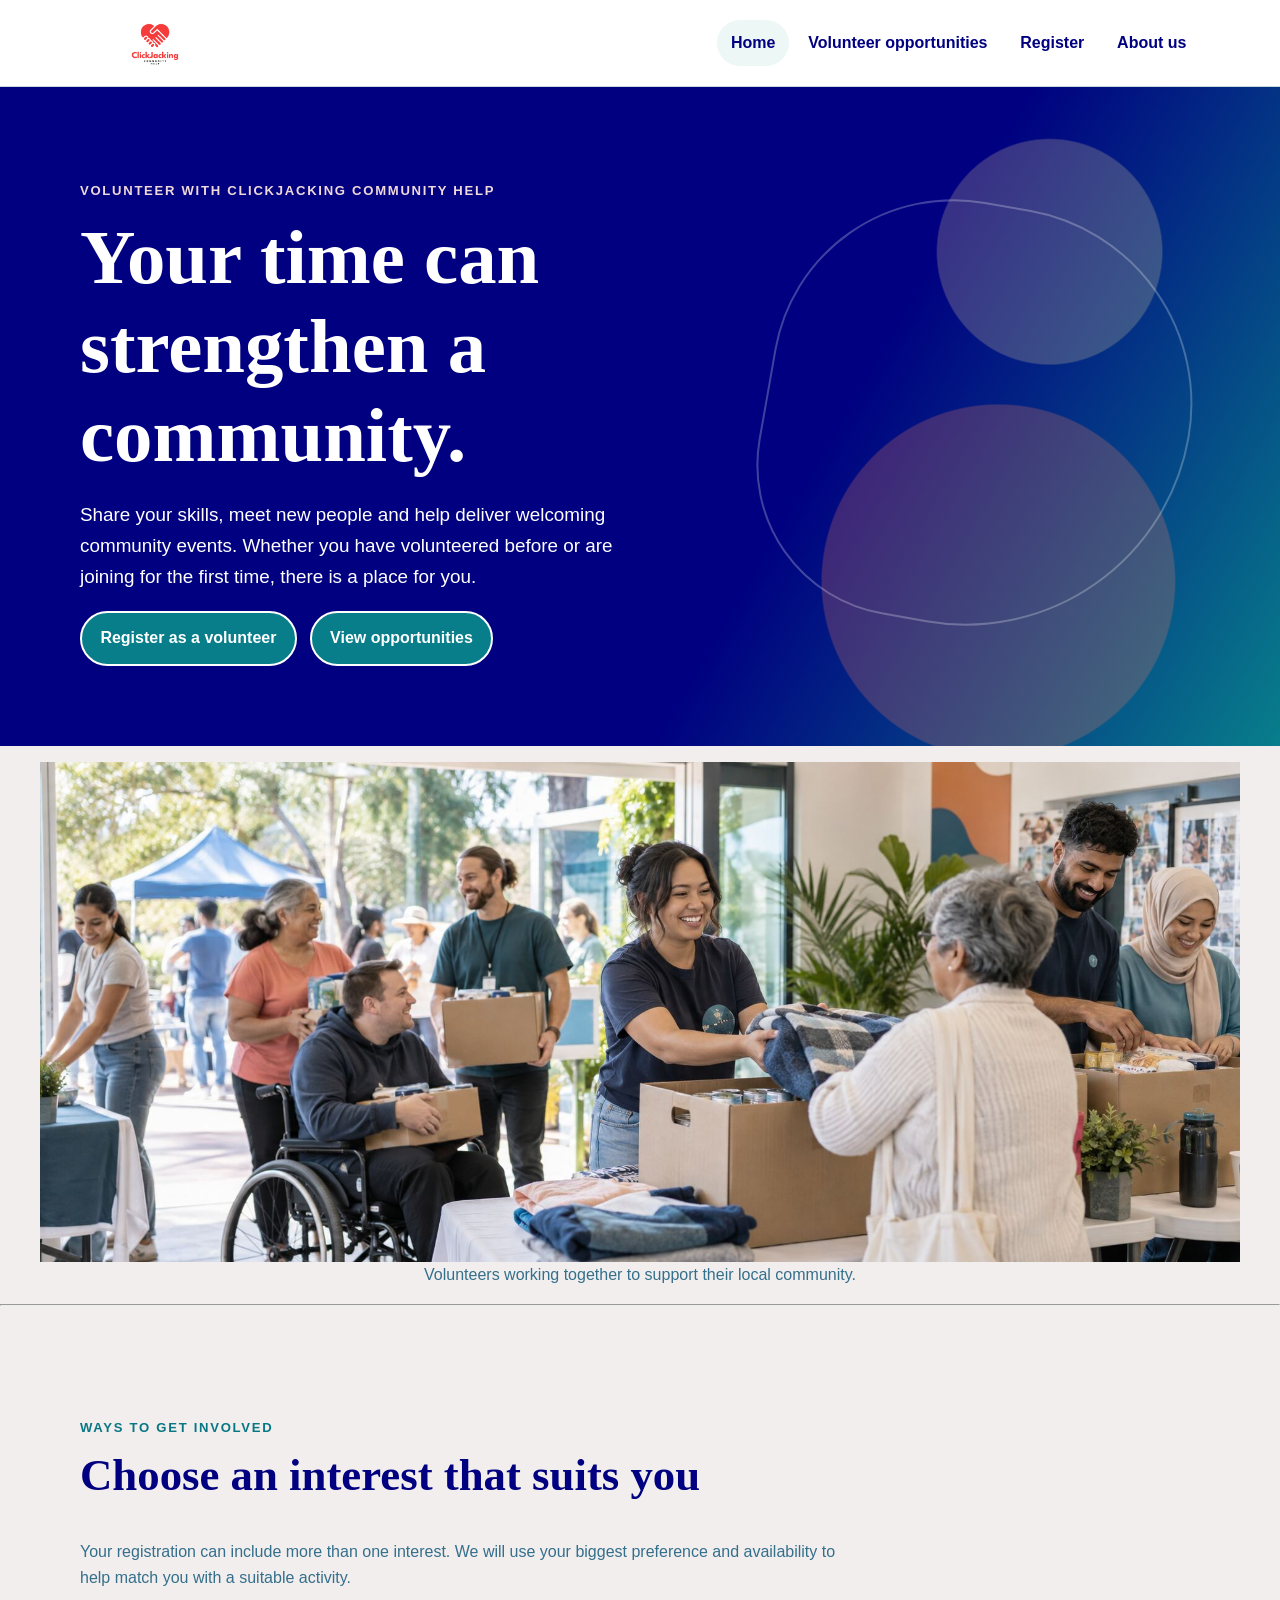
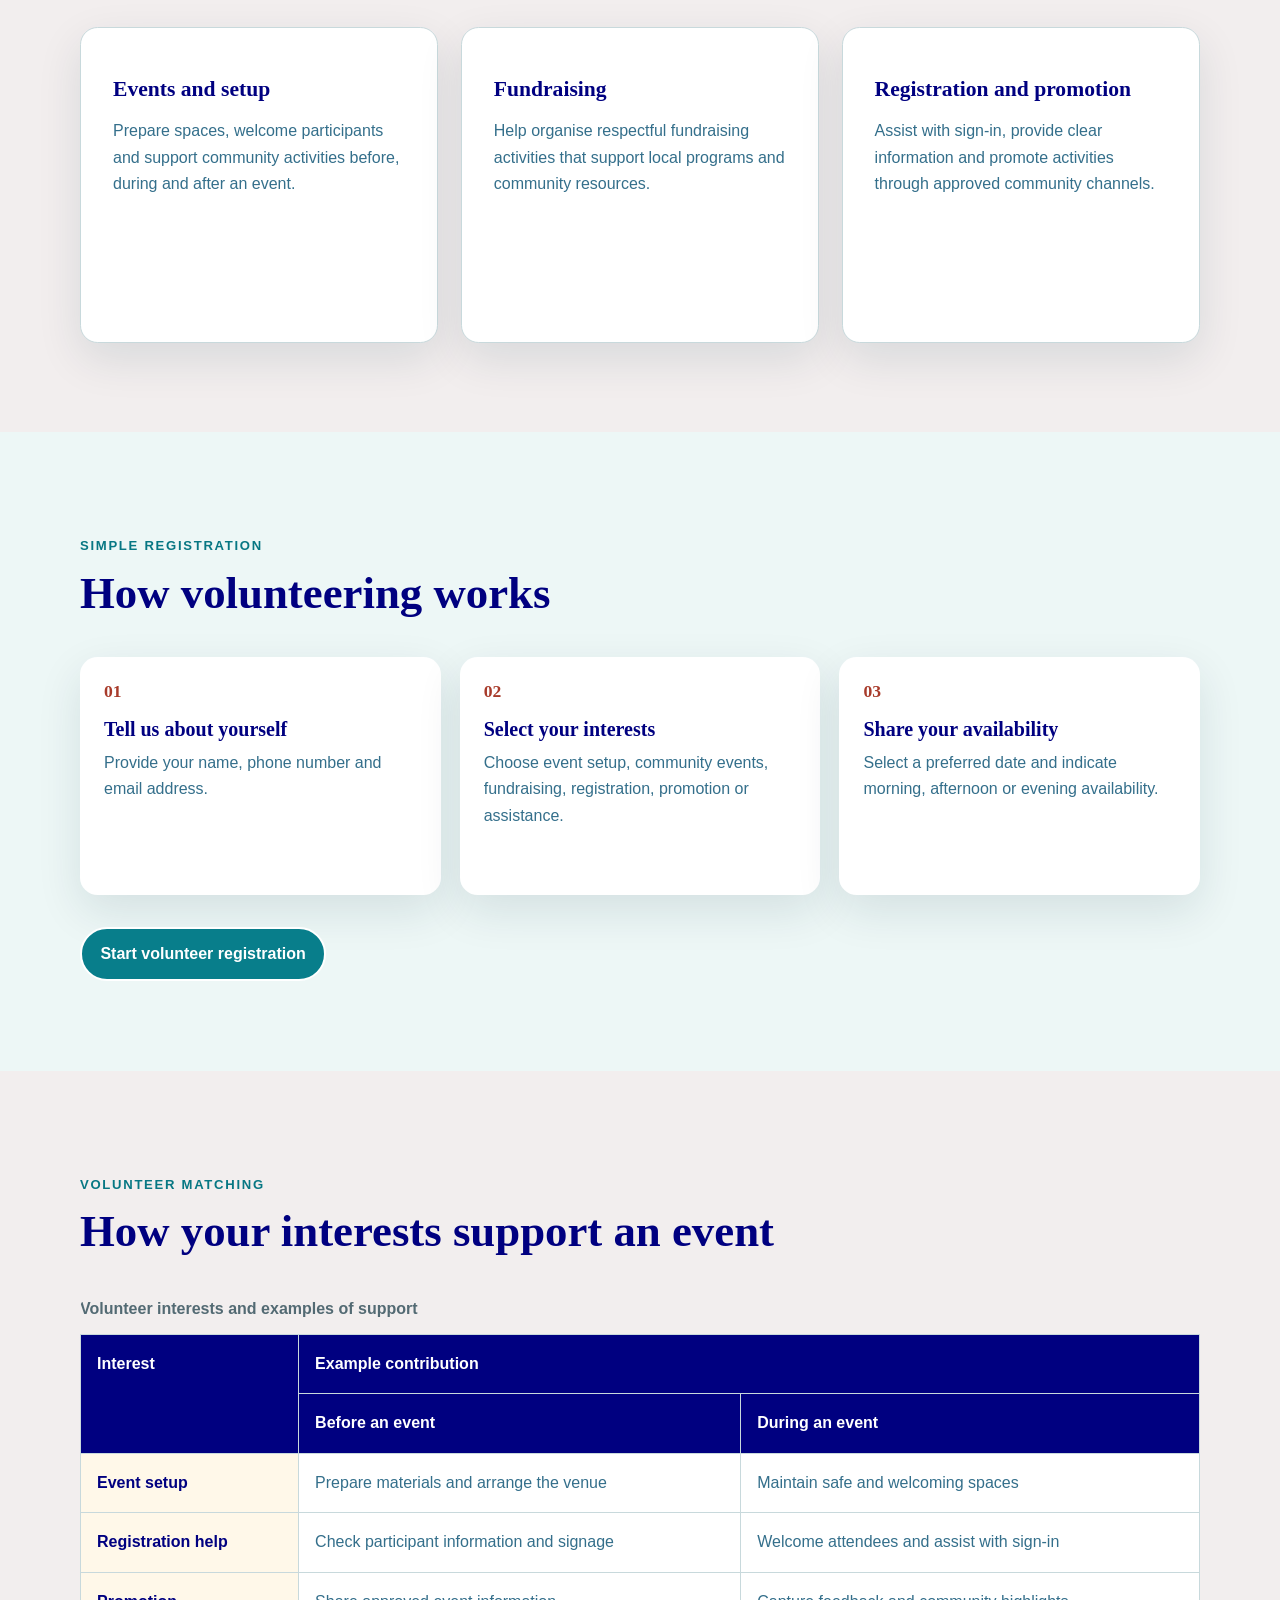
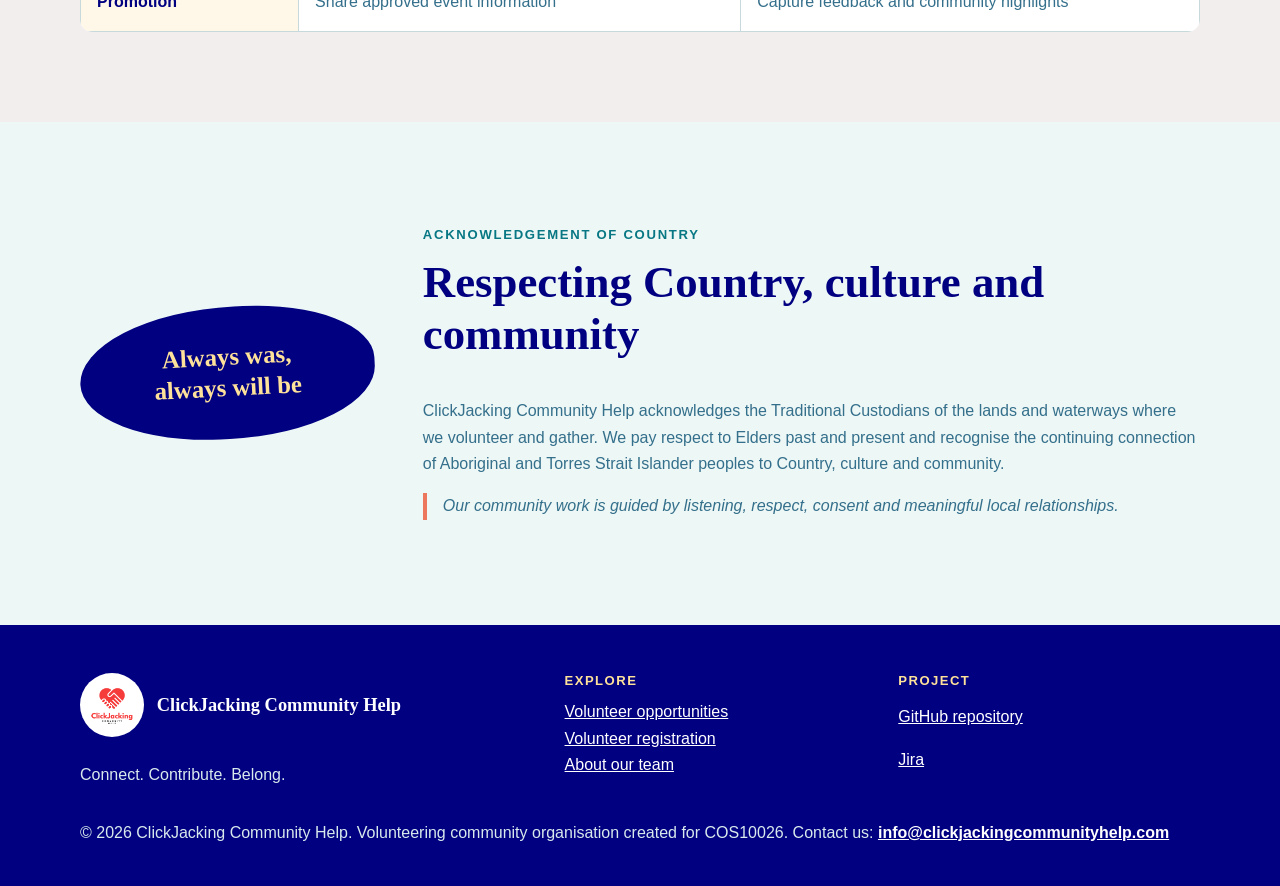
<file: index.html>
<!-- this is task completed by Chrisie -->
<!DOCTYPE html>
<html lang="en">

<head>
    <meta charset="utf-8">
    <meta name="keywords" content="HTML5, CSS layout">
    <meta name="author" content="Chrissie">
    <meta name="viewport" content="width=device-width, initial-scale=1.0">
    <meta name="description"
        content="Discover volunteer opportunities and register to support local community programs with G03 Community.">
    <link rel="stylesheet" href="styles/styles.css">

    <style>
        .country_commitment {
            border-left: 4px solid #ec765e;
            font-style: italic;
            padding-left: 1rem;
        }
    </style>

    <title>Volunteer with us</title>
</head>

<body>
    <a class="skip_link" href="#main_content">Skip to main content</a>
    <!-- logo and navigation bar -->
    <header class="site_header">
        <div class="nav_wrap">
            <a class="brand" href="index.html">
                <img src="community_logo.png" alt="G03 logo" width="200">
            </a>
            <nav aria-label="Primary navigation">
                <ul class="nav_list">

                    <li><a href="index.html" aria-current="page">Home</a></li>
                    <li><a href="jobs.html">Volunteer opportunities</a></li>
                    <li><a href="apply.html">Register</a></li>
                    <li><a href="about.html">About us</a></li>
                </ul>
            </nav>
        </div>
    </header>
    <!-- title and intro section -->
    <section class="intro">
        <div class="intro_content">
            <p class="eyebrow_intro_sect ">Volunteer with ClickJacking Community Help</p>
            <h1>Your time can strengthen a community.</h1>
            <p>Share your skills, meet new people and help deliver welcoming community events. Whether you have
                volunteered before or are joining for the first time, there is a place for you.</p>
            <div class="buttons_intro_sect">
                <a class="button registerPage" href="apply.html">Register as a volunteer</a>
                <a class="button jobPage" href="jobs.html">View opportunities</a>
            </div>
        </div>
    </section>
    <!-- community image -->
    <figure>
        <img src="assets/community_volunteers.jpg"
            alt="Volunteers sorting donated supplies together at a community centre" loading="lazy">
        <figcaption style="text-align: center;">Volunteers working together to support their local community.
        </figcaption>
    </figure>
    <hr>

    <main id="main_content">

        <!-- choosing an interest section -->

        <section class="chooseAnInterest">
            <div class="heading_sect">
                <p class="eyebrow_chooseAnInterest">Ways to get involved</p>
                <h2 id="title_chooseAnInterest">Choose an interest that suits you</h2>
                <p>Your registration can include more than one interest. We will use your biggest preference and
                    availability to help match you with a suitable activity.</p>
            </div>
            <div class="feature_grid">
                <article class="feature_card">
                    <h3>Events and setup</h3>
                    <p>Prepare spaces, welcome participants and support community activities before, during and after an
                        event.</p>
                </article>
                <article class="feature_card">
                    <h3>Fundraising</h3>
                    <p>Help organise respectful fundraising activities that support local programs and community
                        resources.</p>
                </article>
                <article class="feature_card">
                    <h3>Registration and promotion</h3>
                    <p>Assist with sign-in, provide clear information and promote activities through approved community
                        channels.</p>
                </article>
            </div>
        </section>
        <!-- how volunteering works section -->

        <section class="howVolWork">
            <div class="shell">
                <div class="heading_sect">
                    <p class="eyebrow_howVolWork">Simple registration</p>
                    <h2 id="title_howVolWork">How volunteering works</h2>
                </div>
                <ol class="steps_grid">
                    <li class="step_card"><strong>Tell us about yourself</strong><span>Provide your name, phone number
                            and email address.</span></li>
                    <li class="step_card"><strong>Select your interests</strong><span>Choose event setup, community
                            events, fundraising, registration, promotion or assistance.</span></li>
                    <li class="step_card"><strong>Share your availability</strong><span>Select a preferred date and
                            indicate morning, afternoon or evening availability.</span></li>
                </ol>
                <a class="button" href="apply.html">Start volunteer registration</a>
            </div>
        </section>
        <!--How your interests support an event section  -->
        <section class="interestSupportEvent">
            <div class="heading_sect">
                <p class="eyebrow_interestSupportEvent">Volunteer matching</p>
                <h2 id="title_interestSupportEvent">How your interests support an event</h2>
            </div>
            <div class="table_interest_and_ex" tabindex="0">
                <table>
                    <caption>Volunteer interests and examples of support</caption>
                    <thead>
                        <tr>
                            <th rowspan="2" scope="col">Interest</th>
                            <th colspan="2" scope="colgroup">Example contribution</th>
                        </tr>
                        <tr>
                            <th scope="col">Before an event</th>
                            <th scope="col">During an event</th>
                        </tr>
                    </thead>
                    <tbody>
                        <tr>
                            <th scope="row">Event setup</th>
                            <td>Prepare materials and arrange the venue</td>
                            <td>Maintain safe and welcoming spaces</td>
                        </tr>
                        <tr>
                            <th scope="row">Registration help</th>
                            <td>Check participant information and signage</td>
                            <td>Welcome attendees and assist with sign-in</td>
                        </tr>
                        <tr>
                            <th scope="row">Promotion</th>
                            <td>Share approved event information</td>
                            <td>Capture feedback and community highlights</td>
                        </tr>
                    </tbody>
                </table>
            </div>
        </section>


        <!-- acknowlegement of country -->

        <section class="countryAck">
            <div class="shell countryAck_content">
                <div class="visual_content">Always was,<br>always will be</div>
                <div>
                    <p class="eyebrow_countryAck">Acknowledgement of Country</p>
                    <h2 id="title_countryAck">Respecting Country, culture and community</h2>
                    <p>ClickJacking Community Help acknowledges the Traditional Custodians of the lands and waterways
                        where
                        we volunteer and gather. We pay respect to Elders past and present and recognise the continuing
                        connection of Aboriginal and Torres Strait Islander peoples to Country, culture and community.
                    </p>

                    <p class="country_commitment">
                        Our community work is guided by listening, respect, consent and meaningful local relationships.
                    </p>
                </div>
            </div>

        </section>
    </main>

    <footer class="site-footer">
        <div class="footer_grid">
            <div>
                <a class="footer_logo_and_slogan" href="./index.html">
                    <img src="community_logo.png" alt="" width="50" height="50"><span>ClickJacking Community Help</span>
                </a>
                <p>Connect. Contribute. Belong.</p>
            </div>
            <div>
                <h2>Explore</h2>
                <ul>
                    <li><a href="jobs.html">Volunteer opportunities</a></li>
                    <li><a href="apply.html">Volunteer registration</a></li>
                    <li><a href="about.html">About our team</a></li>
                </ul>
            </div>
            <div>
                <h2>Project</h2>
                <p>
                    <a href="https://github.com/ChrissieNguyen/COS10026_assignment1" rel="external">GitHub
                        repository</a>
                </p>
                <p>
                    <a href="https://chrissienguyen2408.atlassian.net/jira/software/projects/TP/boards/4/backlog"
                        rel="external">Jira</a>
                </p>
            </div>
            <!-- contact email link -->
        </div>
        <p class="shell">
            &copy; 2026 ClickJacking Community Help.
            Volunteering community organisation created for COS10026.
            Contact us:
            <a href="mailto:info@clickjackingcommunityhelp.com" style="font-weight: 700;">
                info@clickjackingcommunityhelp.com
            </a>
        </p>
    </footer>


</body>

</html>
</file>
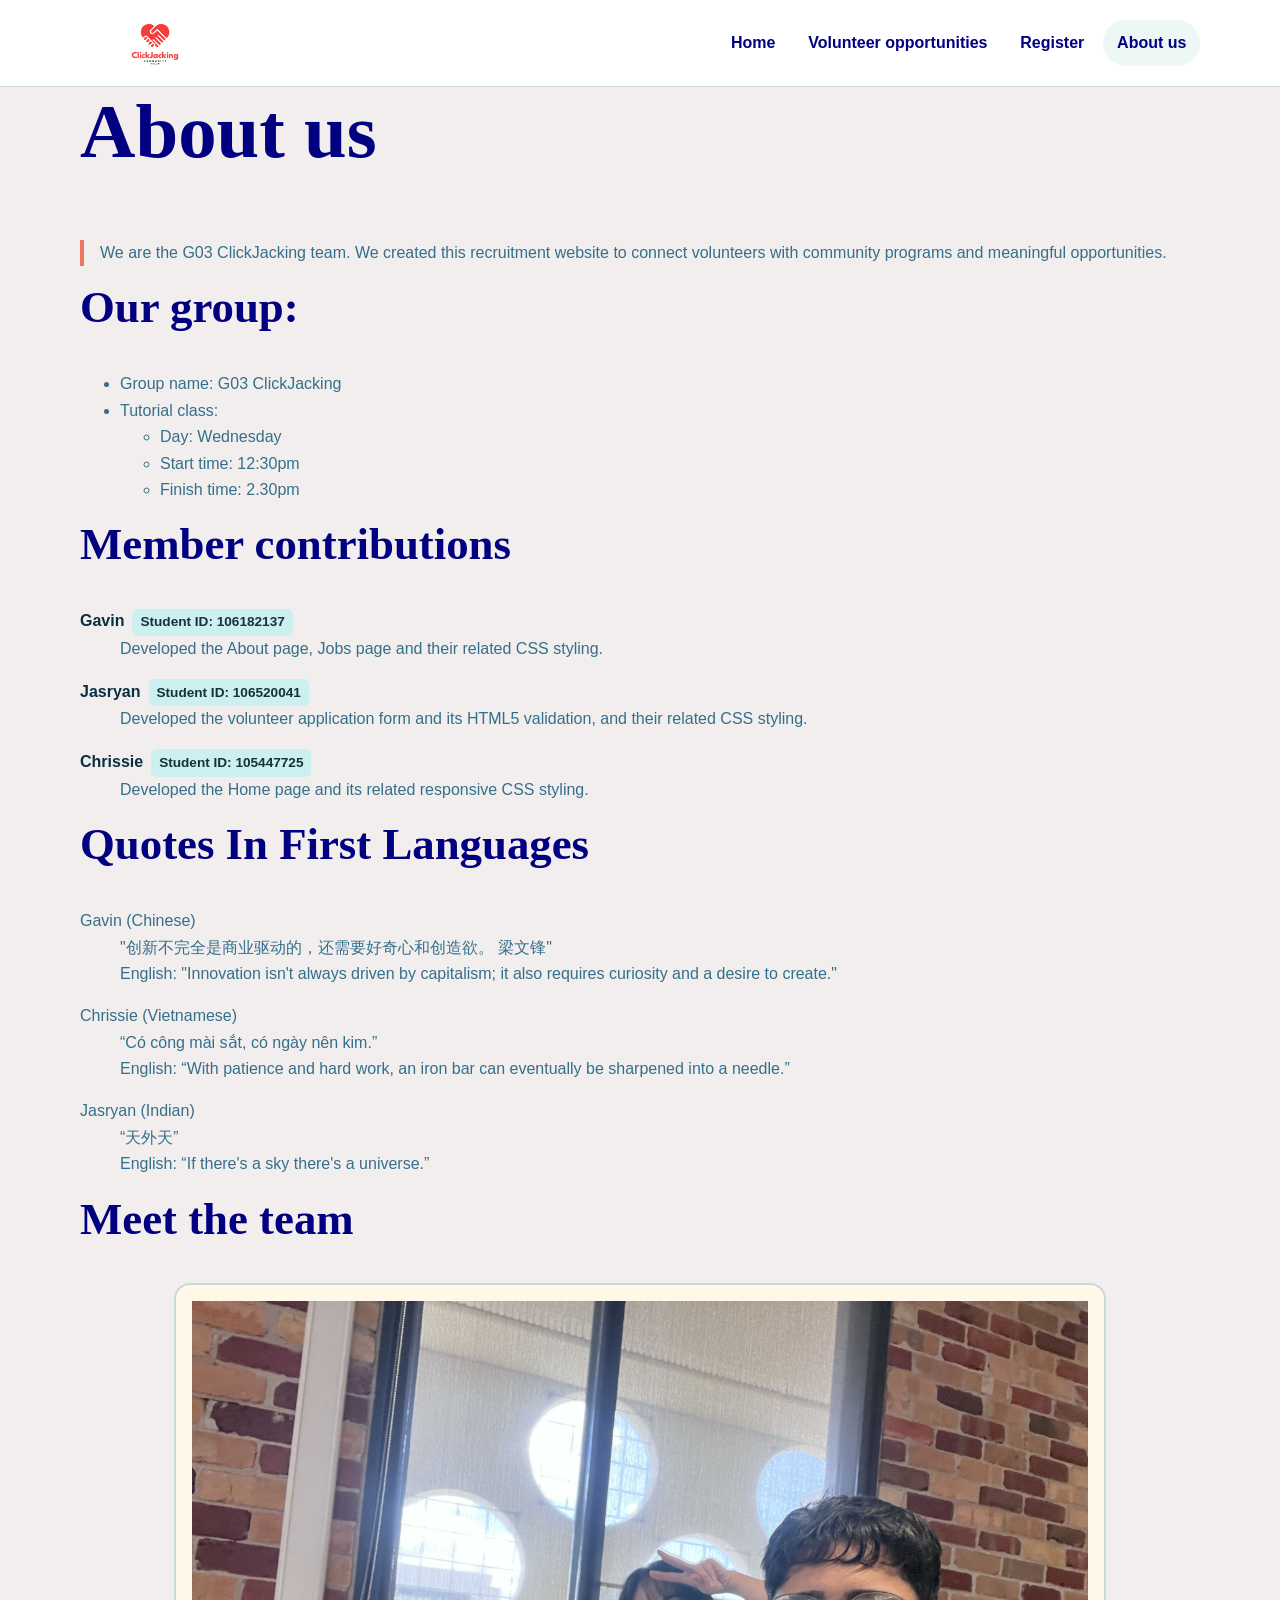
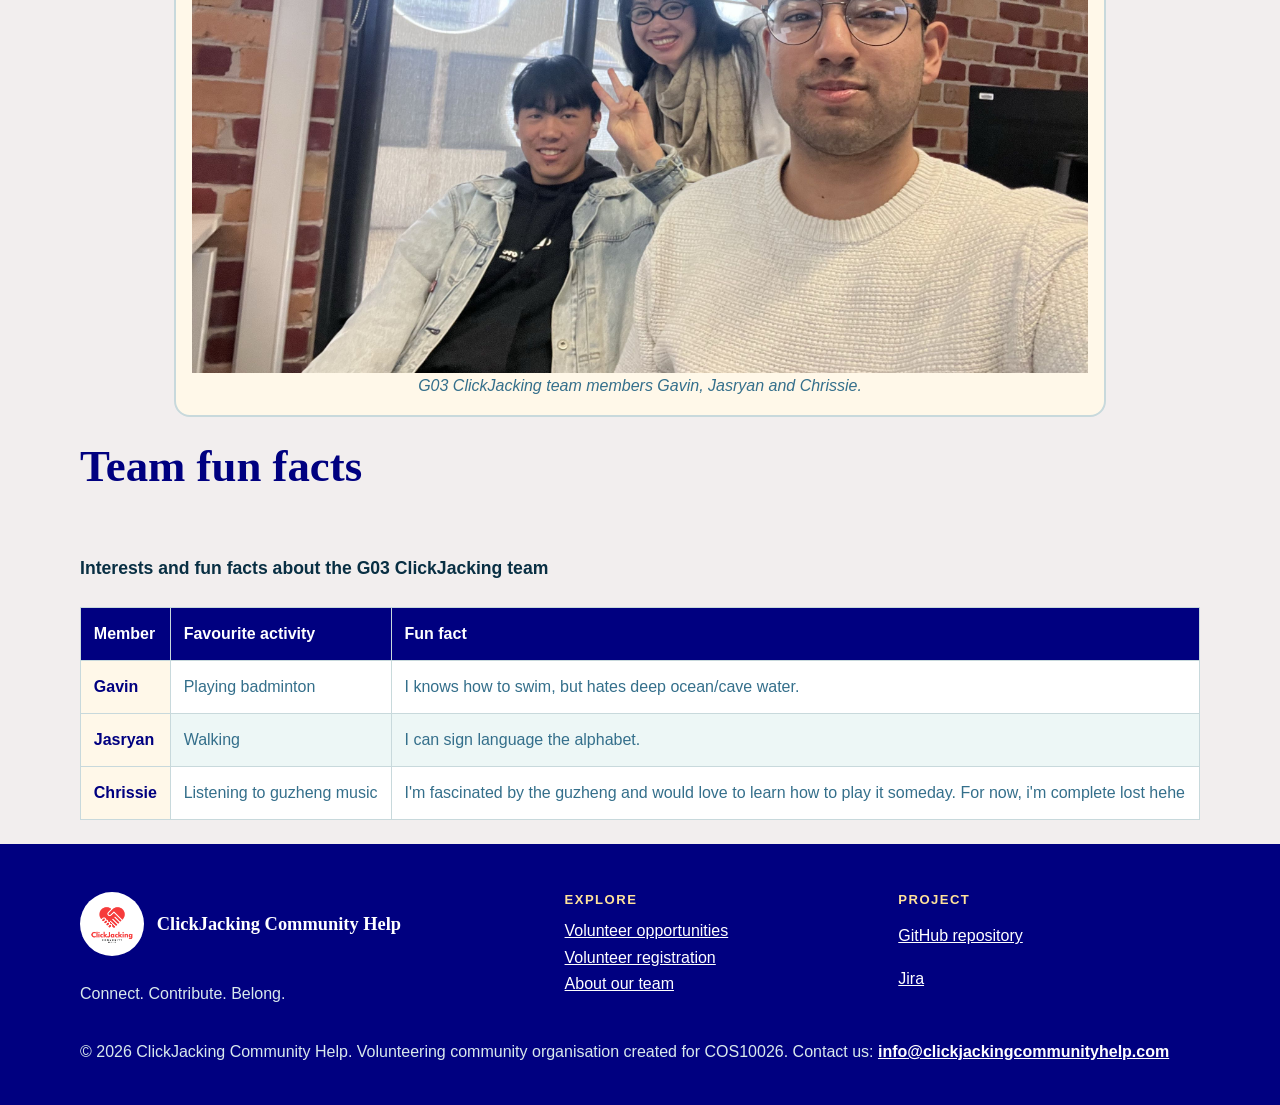
<file: about.html>
<!DOCTYPE html>
<html lang="en">

<head>
	<meta charset="utf-8">
	<meta name="keywords" content="HTML5, CSS layout">
	<meta name="author" content="Gavin, Jasryan, Chrissie">
	<meta name="description" content="Learn more about the G03 Community volunteer project team.">
	<link rel="stylesheet" href="styles/styles.css">
	<style>
		.about_intro {
			border-left: 4px solid #ec765e;
			padding-left: 1rem;
		}
	</style>
	<title>About us</title>
</head>

<body>
	<a class="skip_link" href="#main_content">Skip to main content</a>

	<header class="site_header">
		<div class="nav_wrap">
			<a class="brand" href="index.html">
				<img src="community_logo.png" alt="G03 logo" width="200">
			</a>
			<nav aria-label="Primary navigation">
				<ul class="nav_list">
					<li><a href="index.html">Home</a></li>
					<li><a href="jobs.html">Volunteer opportunities</a></li>
					<li><a href="apply.html">Register</a></li>
					<li><a href="about.html" aria-current="page">About us</a></li>
				</ul>
			</nav>
		</div>
	</header>

	<main id="main_content" class="shell">

		<!-- group introduction -->
		<section>
			<h1>About us</h1>
			<p class="about_intro">
				We are the G03 ClickJacking team. We created this recruitment website to connect volunteers with
				community programs and meaningful opportunities.
			</p>
		</section>
		<!-- Group name and tutorial class day/time presented using a nested list-->
		<section>
			<h2>Our group:</h2>
			<ul>
				<li>Group name: G03 ClickJacking</li>
				<li>Tutorial class:
					<ul>
						<li>Day: Wednesday</li>
						<li>Start time: 12:30pm</li>
						<li>Finish time: 2.30pm</li>
					</ul>
				</li>
			</ul>
		</section>
		<!-- Member contributions -->
		<section>
			<h2>Member contributions</h2>
			<dl class="member_contributions">
				<dt>Gavin<span class="student_id">Student ID: 106182137</span></dt>
				<dd>Developed the About page, Jobs page and their related CSS styling.</dd>

				<dt>Jasryan<span class="student_id">Student ID: 106520041</span></dt>
				<dd>Developed the volunteer application form and its HTML5 validation, and their related CSS styling.
				</dd>

				<dt>Chrissie<span class="student_id">Student ID: 105447725</span></dt>
				<dd>Developed the Home page and its related responsive CSS styling.</dd>

			</dl>
		</section>
		<!-- a quote from each member in their first language -->
		<section>
			<h2>Quotes In First Languages</h2>
			<dl>
				<dt>Gavin (Chinese)</dt>
				<dd>"创新不完全是商业驱动的，还需要好奇心和创造欲。 梁文锋"</dd>
				<dd>English: "Innovation isn't always driven by capitalism; it also requires curiosity and a desire to
					create."</dd>
			</dl>
			<dl>
				<dt>Chrissie (Vietnamese)</dt>
				<dd>“Có công mài sắt, có ngày nên kim.”</dd>
				<dd>English: “With patience and hard work, an iron bar can eventually be sharpened into a needle.”</dd>
			</dl>
			<dl>
				<dt>Jasryan (Indian)</dt>
				<dd>“天外天”</dd>
				<dd>English: “If there's a sky there's a universe.”</dd>
			</dl>
		</section>
		<!--group photo  -->
		<section>
			<h2 id="photo_heading">Meet the team</h2>
			<figure class="group_figure">
				<img src="assets/photo.jpg" alt="Group G03 members smiling together during Labs 9/9/26" loading="lazy"
					width="900">
				<figcaption style="font-style: italic;">G03 ClickJacking team members Gavin, Jasryan and Chrissie.
				</figcaption>
			</figure>
		</section>
		<!-- A table presenting suitable fun facts about team members, including a caption -->
		<section>
			<h2 id="facts_heading">Team fun facts</h2>
			<div class="table_wrapper">
				<table class="team_table">
					<caption>Interests and fun facts about the G03 ClickJacking team</caption>
					<thead>
						<tr>
							<th scope="col">Member</th>
							<th scope="col">Favourite activity</th>
							<th scope="col">Fun fact</th>
						</tr>
					</thead>
					<tbody>
						<tr>
							<th scope="row">Gavin</th>
							<td>Playing badminton</td>
							<td>I knows how to swim, but hates deep ocean/cave water.</td>
						</tr>
						<tr>
							<th scope="row">Jasryan</th>
							<td>Walking</td>
							<td>I can sign language the alphabet.</td>
						</tr>
						<tr>
							<th scope="row">Chrissie</th>
							<td>Listening to guzheng music</td>
							<td>I'm fascinated by the guzheng and would love to learn how to play it someday. For now,
								i'm complete lost hehe</td>
						</tr>
					</tbody>

				</table>
			</div>
		</section>



	</main>

	<footer class="site-footer">
		<div class="footer_grid">
			<div>
				<a class="footer_logo_and_slogan" href="./index.html">
					<img src="community_logo.png" alt="" width="50" height="50"><span>ClickJacking Community Help</span>
				</a>
				<p>Connect. Contribute. Belong.</p>
			</div>
			<div>
				<h2>Explore</h2>
				<ul>
					<li><a href="jobs.html">Volunteer opportunities</a></li>
					<li><a href="apply.html">Volunteer registration</a></li>
					<li><a href="about.html">About our team</a></li>
				</ul>
			</div>
			<div>
				<h2>Project</h2>
				<p>
					<a href="https://github.com/ChrissieNguyen/COS10026_assignment1" rel="external">GitHub
						repository</a>
				</p>
				<p>
					<a href="https://chrissienguyen2408.atlassian.net/jira/software/projects/TP/boards/4/backlog"
						rel="external">Jira</a>
				</p>
			</div>
			<!-- contact email link -->
		</div>
		<p class="shell">
			&copy; 2026 ClickJacking Community Help.
			Volunteering community organisation created for COS10026.
			Contact us:
			<a href="mailto:info@clickjackingcommunityhelp.com" style="font-weight: 700;">
				info@clickjackingcommunityhelp.com
			</a>
		</p>
	</footer>

</body>

</html>
</file>
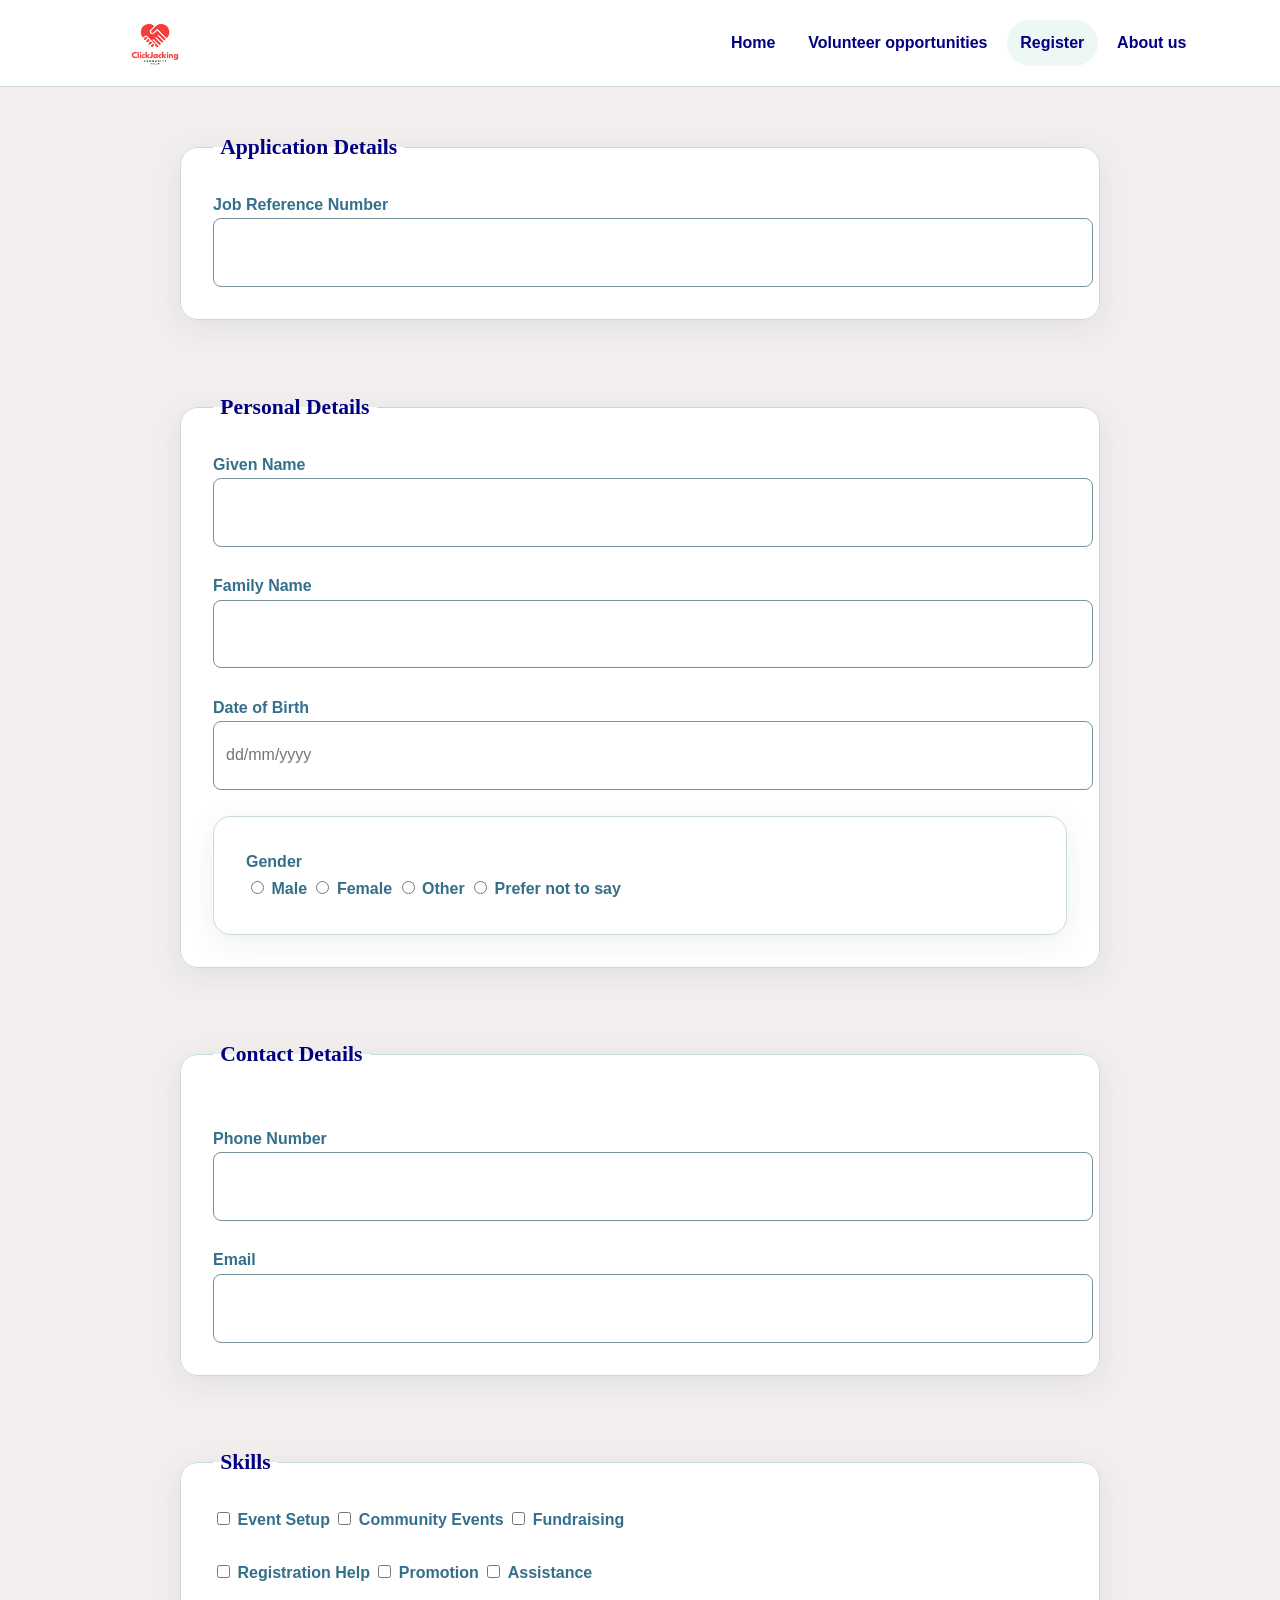
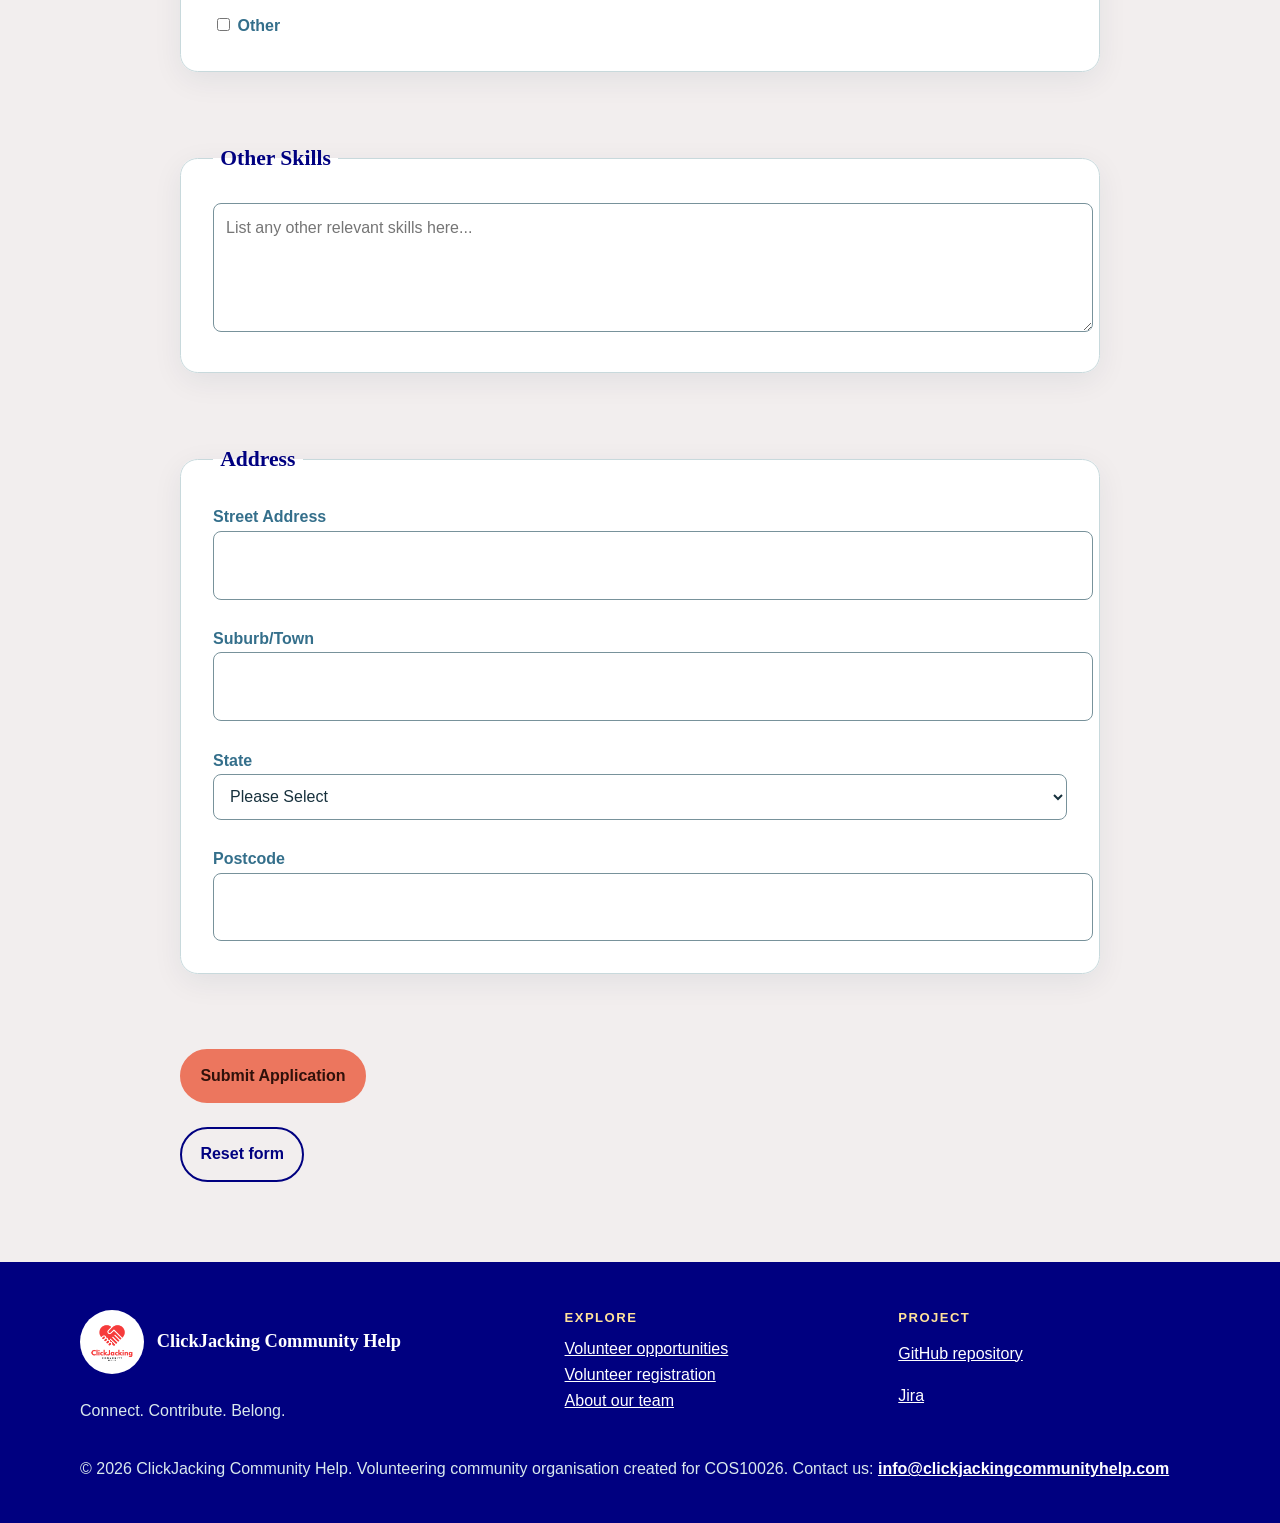
<file: apply.html>
<!-- Planning 
 G03 – Community and Social Services Organisation
A not-for-profit organisation improving its digital 
services to support community programs, volunteer 
registration, event information, donations and access 
to support resources.

(2) -Member 2: Application page
 (apply.html) and form validation. 





made

-->

<!DOCTYPE html>
<html>

<head>
	<meta charset="utf-8" />
	<meta name="description" content="Volunteer registration application form" />
	<meta name="author" content="Jasryan Singh" />
	<title>Volunteer Registration</title>
	<link rel="stylesheet" href="styles/styles.css">
</head>

<body>
	<a class="skip_link" href="#main_content">Skip to main content</a>

	<header class="site_header">
		<div class="nav_wrap">
			<a class="brand" href="index.html">
				<img src="community_logo.png" alt="G03 logo" width="200">
			</a>
			<nav aria-label="Primary navigation">
				<ul class="nav_list">
					<li><a href="index.html">Home</a></li>
					<li><a href="jobs.html">Volunteer opportunities</a></li>
					<li><a href="apply.html" aria-current="page">Register</a></li>
					<li><a href="about.html">About us</a></li>
				</ul>
			</nav>
		</div>

	</header>

	<main id="main_content" class="shell">


		<form method="post" action="https://mercury.swin.edu.au/it000000/formtest.php">

			<fieldset>
				<legend>Application Details</legend>

				<label for="jobRef">Job Reference Number</label>
				<br />
				<input type="text" name="jobRef" id="jobRef" maxlength="6" required="required" pattern="[A-Za-z0-9]{6}"
					title="Enter exactly 6 alphanumeric characters" />
			</fieldset>

			<br />


			<fieldset>

				<legend>Personal Details</legend>

				<label for="givenName">Given Name</label>
				<br />

				<input type="text" name="givenName" id="givenName" maxlength="20" required="required"
					pattern="[A-Za-z]+" title="Alphabetical characters only" />

				<br />
				<br />


				<label for="familyName">Family Name</label>

				<br />

				<input type="text" name="familyName" id="familyName" maxlength="20" required="required"
					pattern="[A-Za-z]+" title="Alphabetical characters only" />


				<br />
				<br />

				<label for="dateOfBirth">Date of Birth</label>
				<br />

				<input type="text" name="dob" id="dob" required="required" placeholder="dd/mm/yyyy"
					pattern="^(0[1-9]|[12][0-9]|3[01])/(0[1-9]|1[0-2])/\d{4}$" title="Enter date as dd/mm/yyyy" />

				<br />
				<br />

				<fieldset>
					<label>Gender</label>
					<br />
					<input type="radio" id="genderMale" name="gender" value="Male" required="required" />
					<label for="genderMale">Male</label>

					<input type="radio" id="genderFemale" name="gender" value="Female" />
					<label for="genderFemale">Female</label>

					<input type="radio" id="genderOther" name="gender" value="Other" />
					<label for="genderOther">Other</label>

					<input type="radio" id="genderPreferNot" name="gender" value="Prefer not to say" />
					<label for="genderPreferNot">Prefer not to say</label>
				</fieldset>
			</fieldset>






			<br />



			<fieldset>
				<legend>Contact Details</legend>

				<br />

				<label for="phonenumber">Phone Number</label>
				<br />
				<input type="text" name="phonenumber" id="phonenumber" required="required" pattern="\d{8,12}"
					title="Enter between 8 and 12 digits" />

				<br />
				<br />

				<label for="email">Email</label>
				<br />
				<input type="email" name="email" id="email" required="required"
					pattern="[a-z0-9._%+-]+@[a-z0-9.-]+\.[a-z]{2,}$" title="Enter a valid email address" />
			</fieldset>


			<br />

			<fieldset>
				<legend>Skills</legend>
				<input type="checkbox" id="eventSetup" name="program[]" value="Program1" />
				<label for="eventSetup">Event Setup</label>

				<input type="checkbox" id="communityEvents" name="program[]" value="Program2" />
				<label for="communityEvents"> Community Events</label>

				<input type="checkbox" id="fundraising" name="program[]" value="Program3" />
				<label for="fundraising">Fundraising</label>

				<br />
				<br />

				<input type="checkbox" id="registrationHelp" name="program[]" value="Program4" />
				<label for="registrationHelp">Registration Help</label>

				<input type="checkbox" id="promotion" name="program[]" value="Program5" />
				<label for="promotion">Promotion</label>

				<input type="checkbox" id="assistance" name="program[]" value="Program6" />
				<label for="assistance">Assistance</label>

				<br />
				<br />
				<input type="checkbox" id="Other" name="program[]" value="Program7" />
				<label for="Other">Other</label>
			</fieldset>

			<br />

			<fieldset>
				<legend>Other Skills</legend>
				<label for="otherSkills"></label>
				<textarea id="otherSkills" name="otherSkills" rows="4" cols="50"
					placeholder="List any other relevant skills here..."></textarea>
			</fieldset>

			<br />

			<fieldset>

				<legend>Address</legend>

				<label for="streetAddress">Street Address</label>
				<br />
				<input type="text" name="streetAddress" id="streetAddress" maxlength="40" required="required"
					title="Maximum 40 characters" />

				<br />
				<br />

				<label for="suburb">Suburb/Town</label>
				<br />
				<input type="text" name="suburb" id="suburb" maxlength="40" required="required"
					title="Maximum 40 characters" />

				<br />
				<br />

				<label for="state">State</label>
				<br />
				<select name="state" id="state" required="required">
					<option value="">Please Select</option>
					<option value="VIC">VIC</option>
					<option value="NSW">NSW</option>
					<option value="QLD">QLD</option>
					<option value="NT">NT</option>
					<option value="WA">WA</option>
					<option value="SA">SA</option>
					<option value="TAS">TAS</option>
					<option value="ACT">ACT</option>
				</select>

				<br />
				<br />

				<label for="postcode">Postcode</label>
				<br />
				<input type="text" name="postcode" id="postcode" maxlength="4" required="required" pattern="\d{4}"
					title="Enter exactly 4 digits" />
			</fieldset>

			<br />



			<input type="submit" value="Submit Application" />
			<input type="reset" value="Reset form" />

		</form>
	</main>
	<footer class="site-footer">
		<div class="footer_grid">
			<div>
				<a class="footer_logo_and_slogan" href="./index.html">
					<img src="community_logo.png" alt="" width="50" height="50"><span>ClickJacking Community Help</span>
				</a>
				<p>Connect. Contribute. Belong.</p>
			</div>
			<div>
				<h2>Explore</h2>
				<ul>
					<li><a href="jobs.html">Volunteer opportunities</a></li>
					<li><a href="apply.html">Volunteer registration</a></li>
					<li><a href="about.html">About our team</a></li>
				</ul>
			</div>
			<div>
				<h2>Project</h2>
				<p>
					<a href="https://github.com/ChrissieNguyen/COS10026_assignment1" rel="external">GitHub
						repository</a>
				</p>
				<p>
					<a href="https://chrissienguyen2408.atlassian.net/jira/software/projects/TP/boards/4/backlog"
						rel="external">Jira</a>
				</p>
			</div>
			<!-- contact email link -->
		</div>
		<p class="shell">
			&copy; 2026 ClickJacking Community Help.
			Volunteering community organisation created for COS10026.
			Contact us:
			<a href="mailto:info@clickjackingcommunityhelp.com" style="font-weight: 700;">
				info@clickjackingcommunityhelp.com
			</a>
		</p>
	</footer>

</body>

</html>
</file>
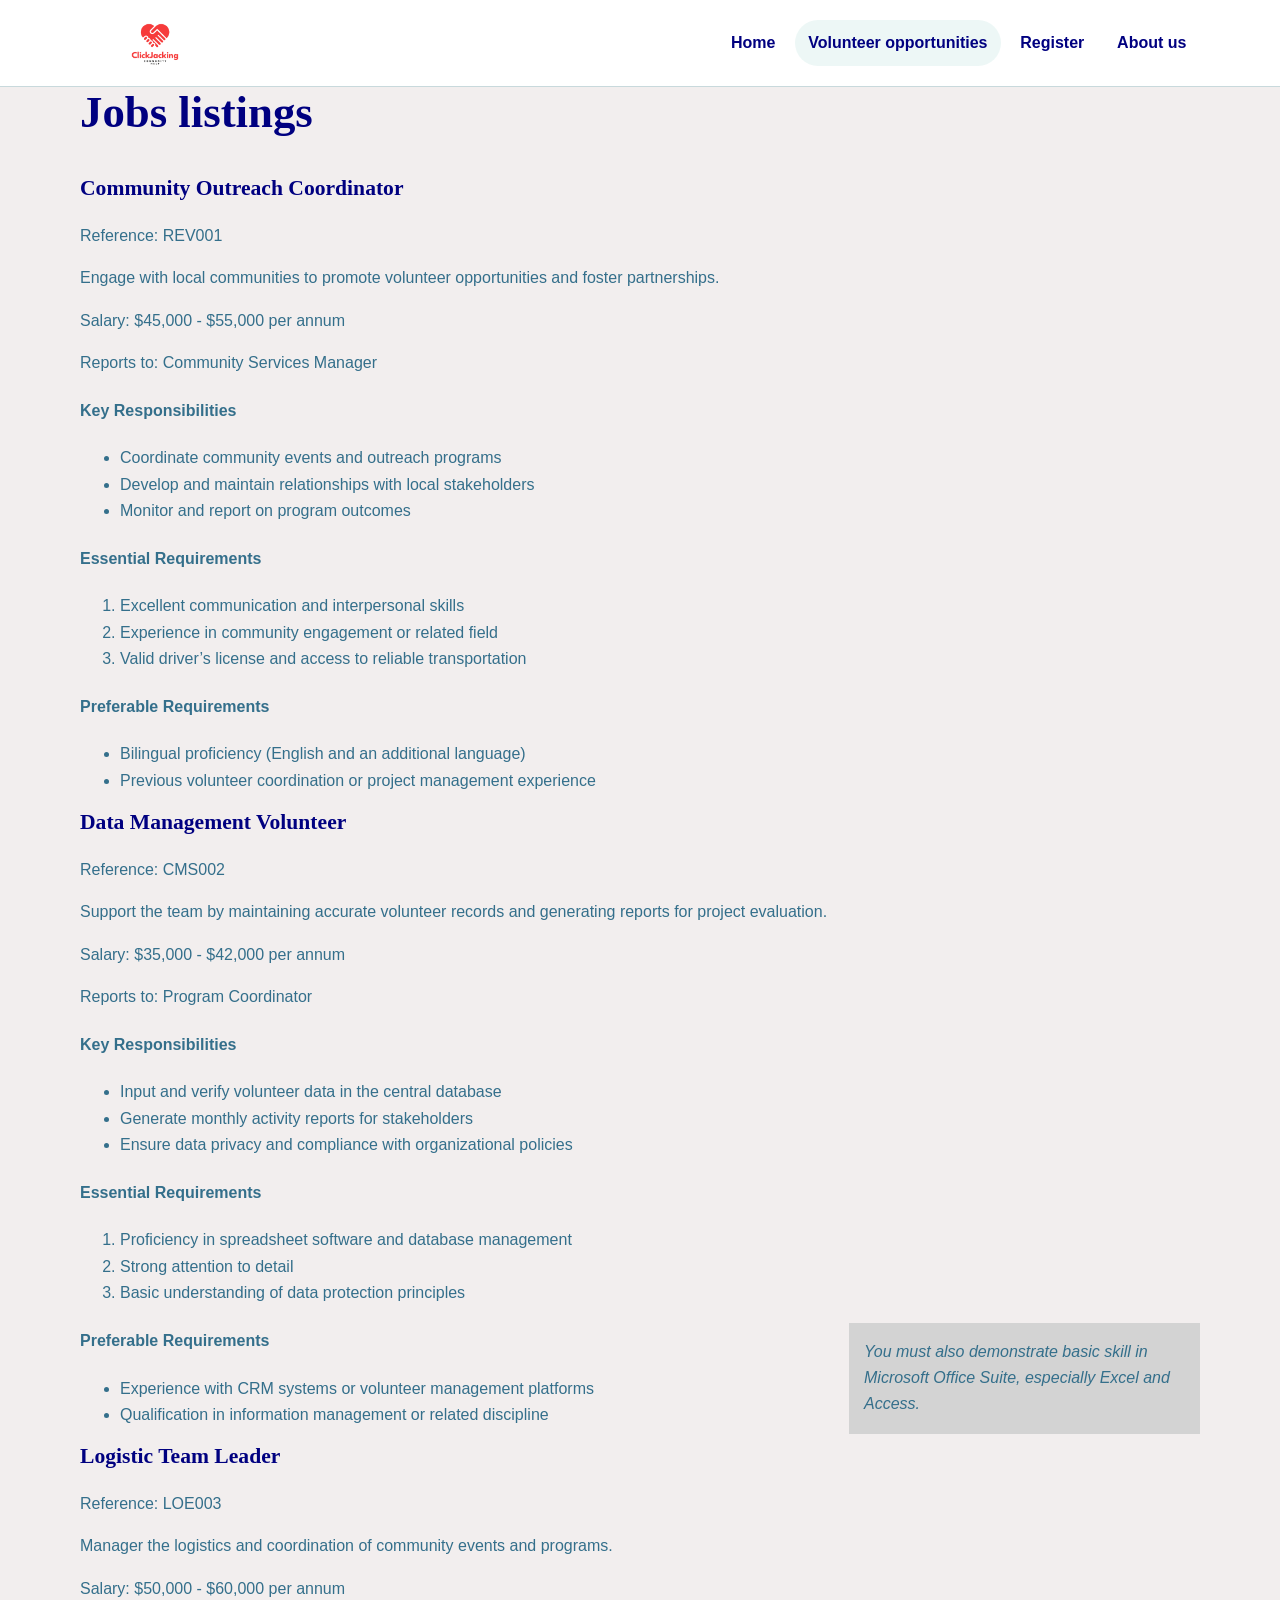
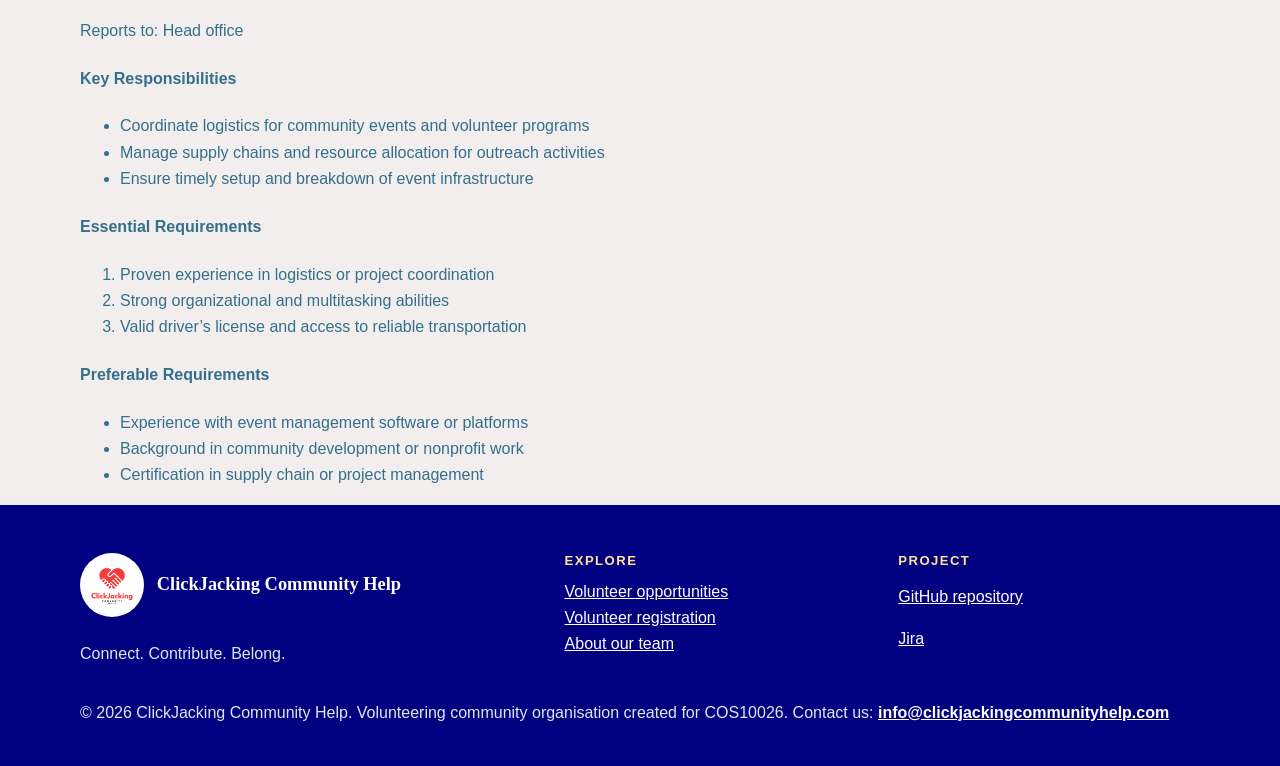
<file: jobs.html>
<!DOCTYPE html>
<html lang="en">

<head>
    <meta charset="utf-8">
    <meta name="keywords" content="HTML5, CSS layout" />
    <meta name="author" content="Gavin" />
    <meta name="description" content="Learn more about the G03 Community volunteer project team.">
    <link rel="stylesheet" href="styles/styles.css">
    <title>Jobs</title>
    <style>
        aside {
            width: 30%;
            padding-left: 15px;
            margin-left: 15px;
            float: right;
            font-style: italic;
            background-color: lightgray;
        }
    </style>
</head>

<body>
    <a class="skip_link" href="#main_content">Skip to main content</a>

    <header class="site_header">
        <div class="nav_wrap">
            <a class="brand" href="index.html">
                <img src="community_logo.png" alt="G03 logo" width="200">
            </a>
            <nav aria-label="Primary navigation">
                <ul class="nav_list">
                    <li><a href="index.html">Home</a></li>
                    <li><a href="jobs.html" aria-current="page">Volunteer opportunities</a></li>
                    <li><a href="apply.html">Register</a></li>
                    <li><a href="about.html">About us</a></li>
                </ul>
            </nav>
        </div>
    </header>

    <main id="main_content" class="shell">
        <section>
            <h2>Jobs listings</h2>

            <article class="job_listing" id="job-REV001">
                <h3 class="job_title">Community Outreach Coordinator</h3>
                <p class="job_ref">Reference: REV001</p>
                <p class="job_description">Engage with local communities to promote volunteer opportunities and foster
                    partnerships.</p>
                <p class="job_salary">Salary: $45,000 - $55,000 per annum</p>
                <p class="job_reporting">Reports to: Community Services Manager</p>

                <section class="job_responsibilities">
                    <h4>Key Responsibilities</h4>
                    <ul>
                        <li>Coordinate community events and outreach programs</li>
                        <li>Develop and maintain relationships with local stakeholders</li>
                        <li>Monitor and report on program outcomes</li>
                    </ul>
                </section>

                <section class="job_requirements">
                    <h4>Essential Requirements</h4>
                    <ol>
                        <li>Excellent communication and interpersonal skills</li>
                        <li>Experience in community engagement or related field</li>
                        <li>Valid driver’s license and access to reliable transportation</li>
                    </ol>
                </section>

                <section class="job_preferences">
                    <h4>Preferable Requirements</h4>
                    <ul>
                        <li>Bilingual proficiency (English and an additional language)</li>
                        <li>Previous volunteer coordination or project management experience</li>
                    </ul>
                </section>
            </article>

            <article class="job_listing" id="job-CMS002">
                <h3 class="job_title">Data Management Volunteer</h3>
                <p class="job_ref">Reference: CMS002</p>
                <p class="job_description">Support the team by maintaining accurate volunteer records and generating
                    reports for project evaluation.</p>
                <p class="job_salary">Salary: $35,000 - $42,000 per annum</p>
                <p class="job_reporting">Reports to: Program Coordinator</p>

                <section class="job_responsibilities">
                    <h4>Key Responsibilities</h4>
                    <ul>
                        <li>Input and verify volunteer data in the central database</li>
                        <li>Generate monthly activity reports for stakeholders</li>
                        <li>Ensure data privacy and compliance with organizational policies</li>
                    </ul>
                </section>

                <section class="job_requirements">
                    <h4>Essential Requirements</h4>
                    <ol>
                        <li>Proficiency in spreadsheet software and database management</li>
                        <li>Strong attention to detail</li>
                        <li>Basic understanding of data protection principles</li>
                    </ol>

                    <aside>
                        <p>You must also demonstrate basic skill in Microsoft Office Suite, especially Excel and Access.
                        </p>
                    </aside>
                </section>

                <section class="job_preferences">
                    <h4>Preferable Requirements</h4>
                    <ul>
                        <li>Experience with CRM systems or volunteer management platforms</li>
                        <li>Qualification in information management or related discipline</li>
                    </ul>
                </section>
            </article>


            <article class="job_listing" id="job-LOE003">
                <h3 class="job_title">Logistic Team Leader</h3>
                <p class="job_ref">Reference: LOE003</p>
                <p class="job_description">Manager the logistics and coordination of community events and programs.</p>
                <p class="job_salary">Salary: $50,000 - $60,000 per annum</p>
                <p class="job_reporting">Reports to: Head office</p>

                <section class="job_responsibilities">
                    <h4>Key Responsibilities</h4>
                    <ul>
                        <li>Coordinate logistics for community events and volunteer programs</li>
                        <li>Manage supply chains and resource allocation for outreach activities</li>
                        <li>Ensure timely setup and breakdown of event infrastructure</li>
                    </ul>
                </section>

                <section class="job_requirements">
                    <h4>Essential Requirements</h4>
                    <ol>
                        <li>Proven experience in logistics or project coordination</li>
                        <li>Strong organizational and multitasking abilities</li>
                        <li>Valid driver’s license and access to reliable transportation</li>
                    </ol>
                </section>

                <section class="job_preferences">
                    <h4>Preferable Requirements</h4>
                    <ul>
                        <li>Experience with event management software or platforms</li>
                        <li>Background in community development or nonprofit work</li>
                        <li>Certification in supply chain or project management</li>
                    </ul>
                </section>
            </article>


        </section>
    </main>

    <footer class="site-footer">
        <div class="footer_grid">
            <div>
                <a class="footer_logo_and_slogan" href="./index.html">
                    <img src="community_logo.png" alt="" width="50" height="50"><span>ClickJacking Community Help</span>
                </a>
                <p>Connect. Contribute. Belong.</p>
            </div>
            <div>
                <h2>Explore</h2>
                <ul>
                    <li><a href="jobs.html">Volunteer opportunities</a></li>
                    <li><a href="apply.html">Volunteer registration</a></li>
                    <li><a href="about.html">About our team</a></li>
                </ul>
            </div>
            <div>
                <h2>Project</h2>
                <p>
                    <a href="https://github.com/ChrissieNguyen/COS10026_assignment1" rel="external">GitHub
                        repository</a>
                </p>
                <p>
                    <a href="https://chrissienguyen2408.atlassian.net/jira/software/projects/TP/boards/4/backlog"
                        rel="external">Jira</a>
                </p>
            </div>
            <!-- contact email link -->
        </div>
        <p class="shell">
            &copy; 2026 ClickJacking Community Help.
            Volunteering community organisation created for COS10026.
            Contact us:
            <a href="mailto:info@clickjackingcommunityhelp.com" style="font-weight: 700;">
                info@clickjackingcommunityhelp.com
            </a>
        </p>
    </footer>
</body>

</html>
</file>
<file: styles/styles.css>
body {
    margin: 0;
    color: #346f8b;
    background: rgb(242, 238, 238);
    font-family: "Trebuchet MS", Arial, sans-serif;
    font-size: 1rem;
    line-height: 1.65;
}

img {
    display: block;
    max-width: 100%;
}

/* navigations */
.nav_list {
    display: flex;
    flex-wrap: wrap;
    gap: 0.35rem;
    margin: 0;
    padding: 0;
    list-style: none;
}

.nav_list a {
    display: block;
    padding: 0.6rem 0.85rem;
    border-radius: 999px;
    color: navy;
    font-weight: 700;
    text-decoration: none;
}

.nav_list a:hover {
    background: #edf7f6;
    color: #ff9a83;
}

.nav_list a[aria-current="page"] {
    background: #edf7f6;
    color: navy;
}

/* improve accessibilities by adding visible tab */
a:focus-visible,
button:focus-visible,
input:focus-visible,
select:focus-visible,
textarea:focus-visible,
[tabindex="0"]:focus-visible {
    outline: 3px solid #f7b833;
    outline-offset: 3px;
}

h1,
h2,
h3 {
    margin-top: 0;
    color: navy;
    font-family: Georgia, "Times New Roman", serif;
    line-height: 1.16;
}

h1 {
    max-width: 13ch;
    font-size: clamp(2.5rem, 6vw, 5.6rem);
    /*clamp(minimum, preferred, maximum)*/
}

h2 {
    font-size: clamp(1.8rem, 3.5vw, 3rem);
}

h3 {
    font-size: 1.35rem;
}

.shell,
.chooseAnInterest,
.interestSupportEvent,
.nav_wrap,
.footer_grid {
    width: min(1120px, calc(100% - 2.5rem));
    margin-right: auto;
    margin-left: auto;
}

/* Skip link was hidden initially*/
.skip_link {
    position: fixed;
    z-index: 100;
    top: 0.75rem;
    left: 0.75rem;
    padding: 0.7rem 1rem;
    background: white;
    color: navy;
    transform: translateY(-160%);
}

.skip_link:focus {
    transform: translateY(0);
}

/* Header and navigation */
.site_header {
    position: sticky;
    z-index: 20;
    top: 0;
    background: rgba(255, 255, 255, 0.97);
    border-bottom: 1px solid #c8d9dc;
}

.nav_wrap {
    min-height: 86px;
    display: flex;
    align-items: center;
    justify-content: space-between;
    gap: 2rem;
}

.brand {
    display: inline-flex;
    align-items: center;
    color: navy;
    text-decoration: none;
}

.brand img {
    width: 150px;
    height: 72px;
    object-fit: contain;
}

/* Introductory hero section */
.intro {
    position: relative;
    min-height: 650px;
    display: grid;
    align-items: center;
    isolation: isolate;
    overflow: hidden;
    background-color: navy;
    background-image:
        radial-gradient(circle at 82% 25%, rgba(255, 226, 154, 0.22) 0 7rem, transparent 7.1rem),
        radial-gradient(circle at 78% 75%, rgba(236, 118, 94, 0.26) 0 11rem, transparent 11.1rem),
        linear-gradient(120deg, navy 0%, navy 62%, #087e8b 100%);
}

.intro::after {
    content: "";
    position: absolute;
    right: 7%;
    width: min(34vw, 420px);
    aspect-ratio: 1;
    border: 2px solid rgba(255, 255, 255, 0.25);
    border-radius: 48% 52% 60% 40%;
    transform: rotate(10deg);
}


.intro_content {
    width: min(1120px, calc(100% - 2.5rem));
    margin-right: auto;
    margin-left: auto;
    padding: 5rem 0;
    color: white;
}

.intro_content h1 {
    margin-bottom: 1rem;
    color: white;
}

.intro_content>p:not(.eyebrow_intro_sect) {
    max-width: 580px;
    font-size: 1.18rem;
}

.eyebrow_intro_sect,
.eyebrow_chooseAnInterest,
.eyebrow_howVolWork,
.eyebrow_interestSupportEvent,
.eyebrow_countryAck {
    margin-bottom: 0.7rem;
    color: #077783;
    font-size: 0.82rem;
    font-weight: 800;
    letter-spacing: 0.13em;
    text-transform: uppercase;
}

.eyebrow_intro_sect {
    color: rgb(240, 217, 217);
}

.buttons_intro_sect {
    display: flex;
    flex-wrap: wrap;
    gap: 0.8rem;
    align-items: center;
}

.button {
    display: inline-block;
    padding: 0.75rem 1.15rem;
    border: 2px solid white;
    border-radius: 999px;
    background: #087e8b;
    color: white;
    font: inherit;
    font-weight: 800;
    text-decoration: none;
    cursor: pointer;
}

.button:hover {
    border-color: #087e8b;
    background: lightblue;
    color: white;
}


/* Shared section spacing */
.chooseAnInterest,
.interestSupportEvent {
    padding-block: clamp(3.5rem, 7vw, 6.5rem);
}

/* Volunteer-interest cards */
.heading_sect {
    max-width: 760px;
    margin-bottom: 2.2rem;
}

.feature_grid {
    display: grid;
    grid-template-columns: repeat(3, 1fr);
    gap: 1.4rem;
}

.feature_card {
    min-height: 250px;
    padding: 2rem;
    border: 1px solid #c8d9dc;
    border-radius: 1.1rem;
    background: white;
    box-shadow: 0 16px 45px rgba(9, 47, 67, 0.11);
}

.feature_card h3 {
    margin: 1.1rem 0 0.7rem;
}

/* How volunteering works */
.howVolWork,
.countryAck {
    padding-block: clamp(3.5rem, 7vw, 6.5rem);
    background: #edf7f6;
}

.steps_grid {
    display: grid;
    grid-template-columns: repeat(3, 1fr);
    gap: 1.2rem;
    margin: 0 0 2rem;
    padding: 0;
    list-style: none;
    counter-reset: volunteer-step;
}

.step_card {
    min-height: 190px;
    padding: 1.5rem;
    border-radius: 1.1rem;
    background: white;
    box-shadow: 0 16px 45px rgba(9, 47, 67, 0.11);
    counter-increment: volunteer-step;
}

.step_card::before {
    content: counter(volunteer-step, decimal-leading-zero);
    display: block;
    margin-bottom: 1rem;
    color: #a83b2b;
    font: 800 1.1rem Georgia, serif;
}

.step_card strong,
.step_card span {
    display: block;
}

.step_card strong {
    margin-bottom: 0.55rem;
    color: navy;
    font: 700 1.25rem Georgia, serif;
}

/* Volunteer-interest table */
.table_interest_and_ex {
    overflow-x: auto;
    border-radius: 0.8rem;
}

table {
    width: 100%;
    border-collapse: collapse;
    background: white;
}

caption {
    padding-bottom: 0.75rem;
    color: #536a73;
    font-weight: 700;
    text-align: left;
}

th,
td {
    padding: 1rem;
    border: 1px solid #c8d9dc;
    text-align: left;
    vertical-align: top;
}

thead th {
    background: navy;
    color: white;
}

tbody th {
    background: #fff8e9;
    color: navy;
}

tbody tr:hover td,
tbody tr:hover th {
    background: #e7f7f6;
}

/* Acknowledgement of Country */


.countryAck_content {
    display: grid;
    grid-template-columns: 0.55fr 1.45fr;
    gap: 3rem;
    align-items: center;
}

.visual_content {
    padding: 2.2rem;
    border-radius: 55% 45% 52% 48%;
    background: navy;
    color: #ffe29a;
    font: 700 1.55rem/1.25 Georgia, serif;
    text-align: center;
    transform: rotate(-3deg);
}

/* Shared form styling for apply.html */


body>h1 {
    width: min(920px, calc(100% - 2.5rem));
    margin: 2rem auto 1rem;
    font-size: clamp(2.2rem, 5vw, 4rem);
}

form {
    width: min(920px, calc(100% - 2.5rem));
    display: grid;
    gap: 1.5rem;
    margin: 3rem auto 5rem;
}

fieldset {
    min-width: 0;
    margin: 0;
    padding: clamp(1.2rem, 4vw, 2rem);
    border: 1px solid #c8d9dc;
    border-radius: 1.1rem;
    background: white;
    box-shadow: 0 8px 30px rgba(9, 47, 67, 0.07);
}

legend {
    padding: 0 0.45rem;
    color: navy;
    font: 700 1.35rem Georgia, serif;
}

label {
    font-weight: 700;
}

input,
select,
textarea {
    max-width: 100%;
    min-height: 46px;
    padding: 0.65rem 0.75rem;
    border: 1px solid #78929b;
    border-radius: 0.5rem;
    background: white;
    color: #17313d;
    font: inherit;
}

input[type="text"],
input[type="email"],
input[type="tel"],
select,
textarea {
    width: 100%;
}

input[type="checkbox"],
input[type="radio"] {
    min-height: auto;
    accent-color: #087e8b;
}

textarea {
    resize: vertical;
}

input[type="submit"],
input[type="reset"] {
    width: fit-content;
    padding: 0.75rem 1.15rem;
    border: 2px solid navy;
    border-radius: 999px;
    font-weight: 800;
    cursor: pointer;
}

input[type="submit"] {
    background: #ec765e;
    border-color: #ec765e;
    color: #30110b;
}

input[type="reset"] {
    background: transparent;
    color: navy;
}

/* Footer */
.site-footer {
    padding: 3rem 0 1.5rem;
    background: navy;
    color: #d9e9ec;
}

.site-footer a {
    color: white;
}

.site-footer a:hover {
    color: #ffe29a;
}

.footer_grid {
    display: grid;
    grid-template-columns: 1.2fr 0.8fr 0.8fr;
    gap: 2rem;
}

.footer_logo_and_slogan {
    display: inline-flex;
    align-items: center;
    gap: 0.8rem;
    color: white;
    font: 700 1.15rem Georgia, serif;
    text-decoration: none;
}

.footer_logo_and_slogan img {
    width: 64px;
    height: 64px;
    object-fit: contain;
    border-radius: 50%;
}

.footer_grid h2 {
    color: #ffe29a;
    font: 800 0.82rem "Trebuchet MS", Arial, sans-serif;
    letter-spacing: 0.11em;
    text-transform: uppercase;
}

.footer_grid ul {
    margin: 0;
    padding: 0;
    list-style: none;
}

.fine-print {
    margin-top: 2rem;
    padding-top: 1.2rem;
    border-top: 1px solid rgba(255, 255, 255, 0.22);
    color: #b8cdd2;
    font-size: 0.82rem;
}

/* Tablet layout */
@media (max-width: 850px) {

    .feature_grid,
    .steps_grid {
        grid-template-columns: 1fr 1fr;
    }

    .countryAck {
        grid-template-columns: 1fr;
        gap: 1.5rem;
    }

    .intro::after {
        opacity: 0.45;
    }
}

/* Mobile layout */
@media (max-width: 620px) {

    .shell,
    .chooseAnInterest,
    .interestSupportEvent,
    .nav_wrap,
    .footer_grid,
    .intro_content {
        width: min(100% - 1.5rem, 1120px);
    }

    .nav_wrap {
        align-items: flex-start;
        flex-direction: column;
        gap: 0.4rem;
        padding: 0.7rem 0;
    }

    .brand img {
        width: 120px;
        height: 58px;
    }

    .nav_list {
        gap: 0.1rem;
    }

    .nav_list a {
        padding: 0.45rem 0.6rem;
        font-size: 0.88rem;
    }

    .intro {
        min-height: 620px;
    }

    .feature_grid,
    .steps_grid,
    .footer_grid {
        grid-template-columns: 1fr;
    }

    .buttons_intro_sect {
        align-items: stretch;
        flex-direction: column;
    }

    .buttons_intro_sect .button {
        text-align: center;
    }

    th,
    td {
        min-width: 170px;
    }
}

/* about page */
/* About page: copy these rules into styles/styles.css. */
.member_contributions dt {
    color: #092f43;
    font-weight: 700;
    margin-top: 1rem;
}

.student_id {
    background-color: #cceff0;
    border-radius: 0.35rem;
    color: #17313d;
    display: inline-block;
    font-size: 0.85rem;
    margin-left: 0.5rem;
    padding: 0.15rem 0.5rem;
}

.quote_grid {
    display: grid;
    gap: 1rem;
    grid-template-columns: repeat(3, minmax(0, 1fr));
}

.member_quote {
    background-color: #edf7f6;
    border-left: 0.3rem solid #087e8b;
    margin: 0;
    padding: 1rem;
}

.group_figure {
    background-color: #fff8e9;
    border: 0.15rem solid #c8d9dc;
    border-radius: 1rem;
    margin: 1.5rem auto;
    max-width: 56rem;
    overflow: hidden;
    padding: 1rem;
    text-align: center;
}

.group_figure img {
    display: block;
    height: auto;
    width: 100%;
}

.group_figure:hover {
    border-color: #ec765e;
    box-shadow: 0 0.75rem 2rem rgba(9, 47, 67, 0.15);
}

.table_wrapper {
    overflow-x: auto;
}

.team_table {
    border-collapse: collapse;
    margin: 1.5rem 0;
    width: 100%;
}

.team_table caption {
    color: #092f43;
    font-size: 1.1rem;
    font-weight: 700;
    margin-bottom: 0.75rem;
}

.team_table th,
.team_table td {
    border: 1px solid #c8d9dc;
    padding: 0.8rem;
    text-align: left;
}

.team_table thead {
    background-color: #092f43;
    color: #ffffff;
}

.team_table tbody tr:nth-child(even) {
    background-color: #edf7f6;
}

.team_table tbody tr:hover {
    background-color: #cceff0;
}

@media (max-width: 48rem) {
    .quote_grid {
        grid-template-columns: 1fr;
    }

    .student_id {
        display: block;
        margin: 0.35rem 0 0;
        width: fit-content;
    }
}


@media (prefers-reduced-motion: reduce) {
    html {
        scroll-behavior: auto;
    }
}
</file>
